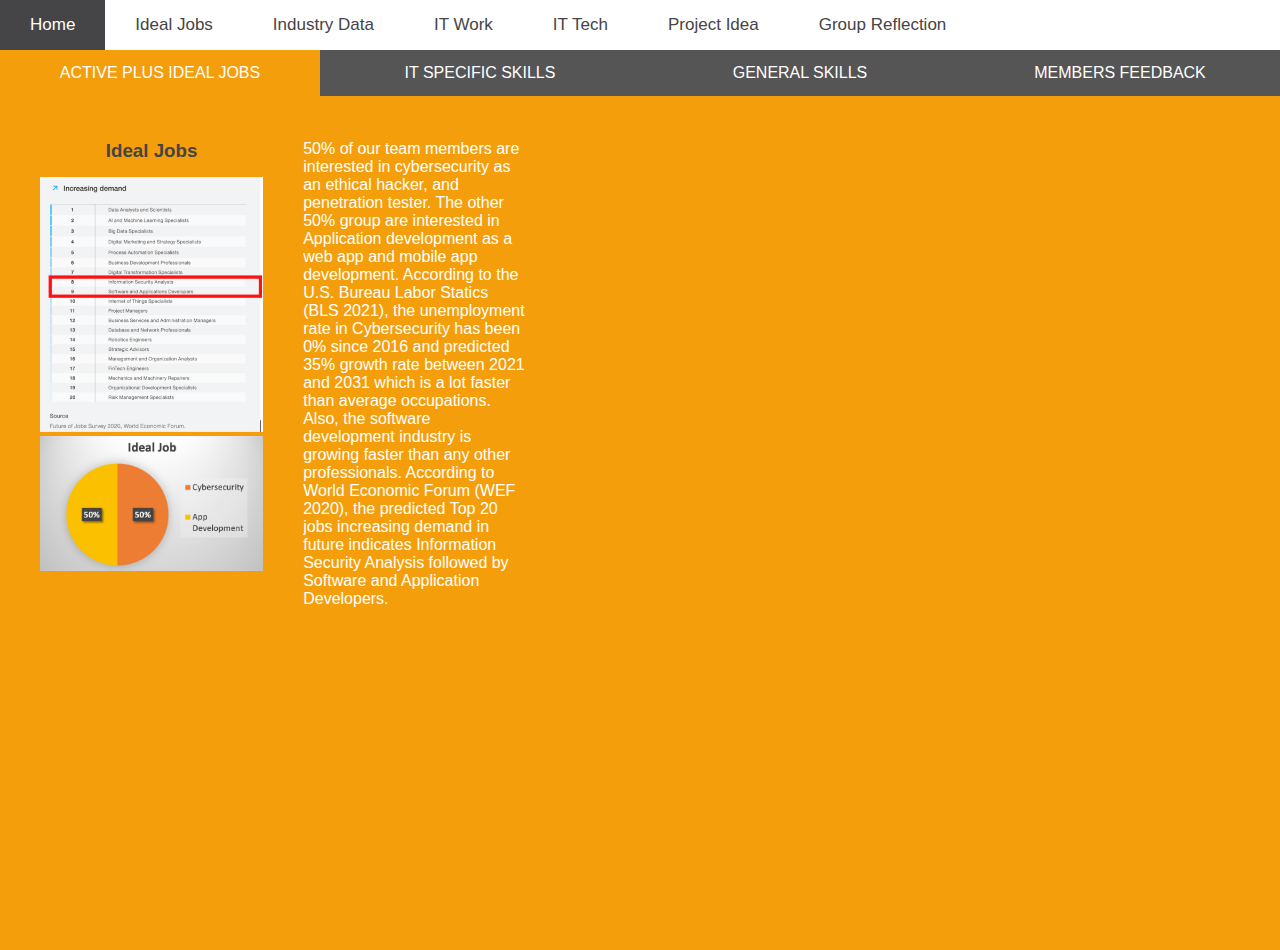
<file: Industry Data.html>
<!DOCTYPE html>
<html lang="en">
    <head>
        <meta charset="utf-8">
        <title>IIT A3 Active Plus</title>
        <link rel="stylesheet" type="text/css" href="Industry Data.css">
        <link href="https://fonts.googleapis.com./css?family=Poppins:600&display=swap" rel="stylesheet">
        <meta name="viewport" content="width=device-width, initial-scale=1">
    </head>
    <body>
        <div class="container">
            <div class="topnav">
              <a href="index.html"> Home</a>
              <a href="ideal_jobs.html"> Ideal Jobs</a>
              <a href="Industry Data.html"> Industry Data</a>
              <a href="IT Work.html"> IT Work </a>
              <a href="it_tech.html"> IT Tech </a>
              <a href="Project Idea.html"> Project Idea </a>
              <a href="feedback.html"> Group Reflection </a>
            </div>
        </div>
       <button class="tablink" onclick="openPage('Active_Plus', this, '#F59E0B')"id="defaultOpen">ACTIVE PLUS IDEAL JOBS</button>
       <button class="tablink" onclick="openPage('IT_SKILLS', this, '#e76a7f')">IT SPECIFIC SKILLS</button>
       <button class="tablink" onclick="openPage('GENERAL_SKILL', this, '#AC87FF')">GENERAL SKILLS</button>
       <button class="tablink" onclick="openPage('FEEDBACK', this, '#2DD4BF')">MEMBERS FEEDBACK</button>
    
       <div id="Active_Plus" class="tabcontent">
        <div class="container1">
          <div class="box">
            <h3>Ideal Jobs</h3>
            <img src="future_job.png" alt="data" style="width:100%">
            <img src="industry1.png" alt="ideal_jobs" style="width:100%">
          </div>
          
          <div class="box">
            <p>50% of our team members are interested in cybersecurity as an ethical hacker, and penetration tester. The other 50% group are interested in Application development as a web app and mobile app development.  
                According to the U.S. Bureau Labor Statics (BLS 2021), the unemployment rate in Cybersecurity has been 0% since 2016 and predicted 35% growth rate between 2021 and 2031 which is a lot faster than average occupations. 
                Also, the software development industry is growing faster than any other professionals.   
                According to World Economic Forum (WEF 2020), the predicted Top 20 jobs increasing demand in future indicates Information Security Analysis followed by Software and Application Developers.  
            </p>
          </div>
        </div>
      </div>

    <div id="IT_SKILLS" class="tabcontent">
        <div class="container1">
          <div class="box">
            <h3>Application Developer</h3>
            <img src="app.dev.skills.png" alt="app dev skills" style="width:100%">
            <p>Programming Languages</p>
            <p> Application Developers require the knowledge of Programming Languages such as React Native, Swift, Kotlin and Go. </p>
            <p> Application Proframming Interfaces (API), User Experience (UX) Designing and User Interface (UI) Designing</p>
          </div>
          <div class="box">
            <h3>Cybersecurity</h3>
            <img src="hacker.skills.png" alt="hacking skills" style="width:100%">
            <p> Ethical Hacker and Penetration Tester require Programming Languages as well. However the details are different. Cybersecurity officers expect to know Ruby, Bash, JS, Java and Python.</p>
            <p>Certificates that related to the skills, such as Certified Network Defender and Certified Ethical Hacking.</p>
            <p>Cybersecurity officers must be familiar with Linux Kali and Bash (shell) as well as networking and Database Management.</p>
          </div>
          <div class="box">
            <h3>Similarities</h3>
            <p>Programming Languages - Java, JavaScript, Python</p>
            <p>Knowledge of Cloud Computing - Azure, AWS, Google</p>  
            <p>Coding Languages - C++, C#, HTML, CSS</p>
          </div>
          <div class="box">
            <h3>Differences</h3>
            <p>Hosting System</p>
            <p>UX and UI Design</p>  
            <p>Knowledge of Hardware - CPU, Data Storage, IoT</p>
            <p> Libraries in Python - NMap, Scapy</p>
          </div>
        
        </div>
    </div>
     <div id="GENERAL_SKILL" class="tabcontent">
        <div class="container1">
            <div class="box">
              <h3>Application Developer</h3>
              <img src="app.dev.skills.png" alt="app dev skills" style="width:100%">
              <p>Business Analysis </p>
              <p>Visual Effects - Design, Colors, Font style</p>
              <p>Scrum Management</p>
              <p>Product Mamagement</p>
            </div>
            <div class="box">
              <h3>Cybersecurity</h3>
              <img src="hacker.skills.png" alt="hacking skills" style="width:100%">
              <p>Organization security policies </p>
              <p>Cybersecurity Laws and Regulations</p>
              <p>Ability to learn and adopt</p>
            </div>
            <div class="box">
              <h3>Comparison Diagramcom</h3>
              <img src="comparison.skills.png" alt="comparison skills" style="width:100%">
             
            </div>
            <div class="box">
              <h3>Differences</h3>
              <p>Application Developers - collaborate more than Cybersecurity </p>
              <p>Often Cybersecurity officers need to work long hours without losing the productivities.</p>  

              <h3>Similarities</h3>
              <p>Good problem solving skills/p>
              <p>Good communication skills</p>  
            </div>
        </div>
     </div>

     

      <div id="FEEDBACK" class="tabcontent">
        <div class="container1">
          <div class="box">
            <h3>Minnie</h3>
            <p>Cybersecurity is rapidly growing and will grow more in the future. 
                Ethical hackers are intelligent individuals with excellent computer skills, along with the ability to create and explore the computer software which required many years of training and studying. 
                The markets need ethical hackers more as the data size grows and expand virtual world. 
                Therefore, I believe I am at the right place at the right time to start new career.  </p>
          </div>
          <div class="box">
            <h3>Niroshini</h3>  
            <p>I believe there is always a need for web developers as online platforms increase. 
                Moreover, coding is something I indeed like it. 
                So, learning the relevant skills will help me to achieve my ideal job.   </p>  
          </div> 
          <div class="box">
            <h3>Travis </h3>
            <p>There is a gap in the market for Cyber security professionals and believe completing the right qualifications will make it easier to get into the industry.  </p>
          </div>
          <div class="box">
            <h3>Yumna </h3>
            <p>Mobile app developers and software developers are in high demand these days, thus far, throughout my work experience in a project, 
                I have enjoyed exploring HTML and CSS as well as some new IT applications and I see a bright future in this field, so I want to keep this as my ideal job.  </p>
          </div>
        </div>
      </div>

       <script>
       function openPage(pageName,elmnt,color) {
         var i, tabcontent, tablinks;
         tabcontent = document.getElementsByClassName("tabcontent");
         for (i = 0; i < tabcontent.length; i++) {
           tabcontent[i].style.display = "none";
         }
         tablinks = document.getElementsByClassName("tablink");
         for (i = 0; i < tablinks.length; i++) {
           tablinks[i].style.backgroundColor = "";
         }
         document.getElementById(pageName).style.display = "block";
         elmnt.style.backgroundColor = color;
       }

       // Get the element with id="defaultOpen" and click on it
       document.getElementById("defaultOpen").click();
       </script>

    </body>
</html>
</file>
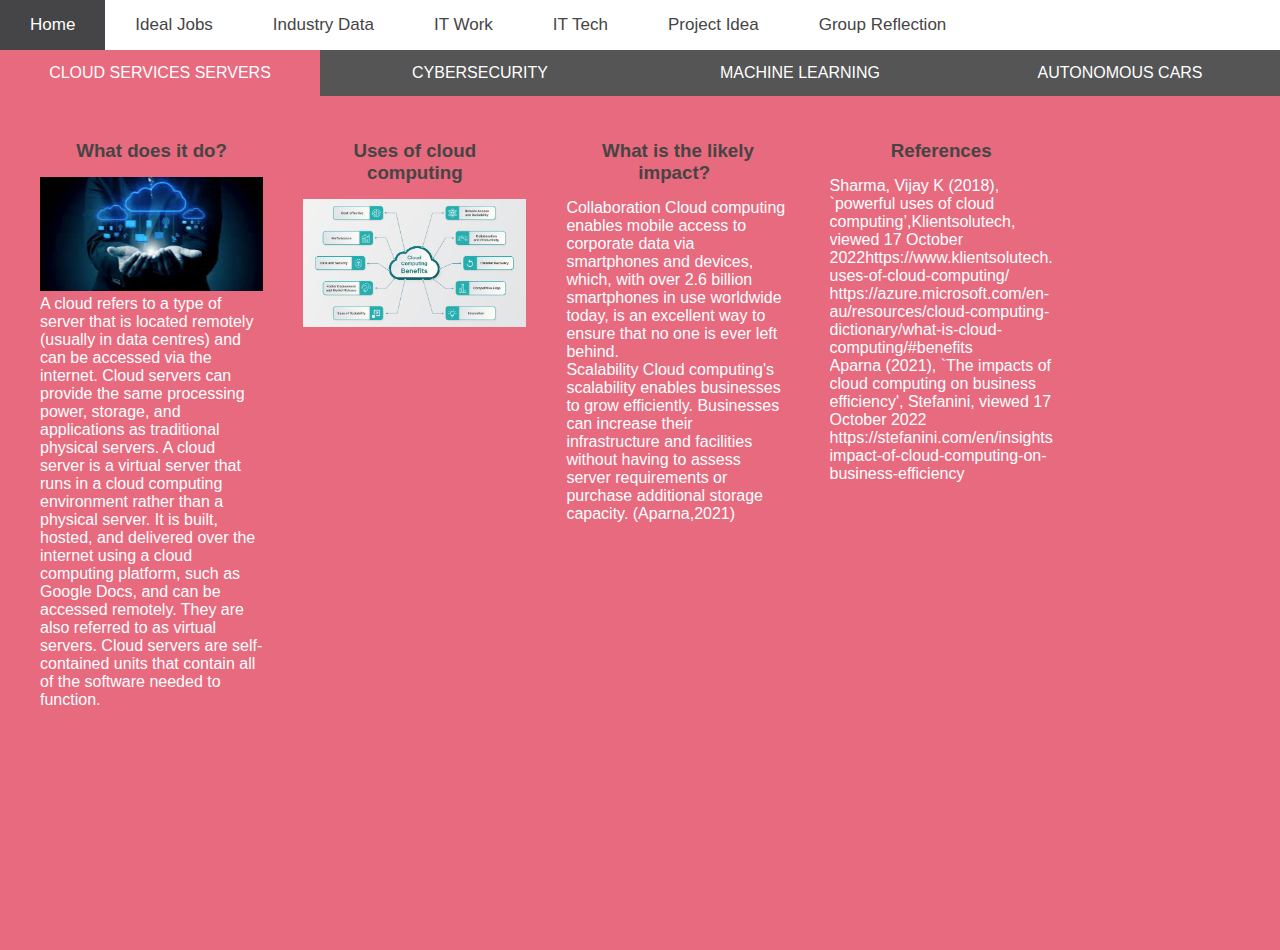
<file: it_tech.html>
<!DOCTYPE html>
<html lang="en">
    <head>
        <meta charset="utf-8">
        <title>OOT A3 - IT Tech</title>
        <link rel="stylesheet" type="text/css" href="it_tech.css">
        <link href="https://fonts.googleapis.com./css?family=Poppins:600&display=swap" rel="stylesheet">
        <meta name="viewport" content="width=device-width, initial-scale=1">
    </head>
    <body>
        <div class="container">
            <div class="topnav">
              <a href="index.html"> Home</a>
              <a href="ideal_jobs.html"> Ideal Jobs</a>
              <a href="Industry Data.html"> Industry Data</a>
              <a href="IT Work.html"> IT Work </a>
              <a href="it_tech.html"> IT Tech </a>
              <a href="Project Idea.html"> Project Idea </a>
              <a href="Feedback.html"> Group Reflection </a>
            </div>
        </div>

       <button class="tablink" onclick="openPage('CLOUD_SERVICES_SERVERS', this, '#e76a7f')"id="defaultOpen">CLOUD SERVICES SERVERS</button>
       <button class="tablink" onclick="openPage('CYBERSECURITY', this, '#AC87FF')">CYBERSECURITY</button>
       <button class="tablink" onclick="openPage('MACHINE_LEARNING', this, '#F59E0B')">MACHINE LEARNING</button>
       <button class="tablink" onclick="openPage('AUTONOMOUS_CARS', this, '#2DD4BF')">AUTONOMOUS CARS</button>

    <div id="CLOUD_SERVICES_SERVERS" class="tabcontent">
        <div class="container1">
          <div class="box">
            <h3>What does it do?</h3>
            <img src="cloud.png" alt="ML" style="width:100%">
            <p>A cloud refers to a type of server that is located remotely (usually in data centres) and can be accessed via the internet. 
              Cloud servers can provide the same processing power, storage, and applications as traditional physical servers. 
              A cloud server is a virtual server that runs in a cloud computing environment rather than a physical server. 
              It is built, hosted, and delivered over the internet using a cloud computing platform, such as Google Docs, and can be accessed remotely. 
              They are also referred to as virtual servers. 
              Cloud servers are self-contained units that contain all of the software needed to function.  </p>
          </div>
          <div class="box">
            <h3>Uses of cloud computing </h3>
            <img src="cloud_com.png" alt="ML" style="width:100%">
          </div>
          <div class="box">
            <h3>What is the likely impact?   </h3>
            <p>Collaboration 

              Cloud computing enables mobile access to corporate data via smartphones and devices, which, with over 2.6 billion smartphones in use worldwide today, is an excellent way to ensure that no one is ever left behind.   </p>
            <p>Scalability 

              Cloud computing's scalability enables businesses to grow efficiently. 
              Businesses can increase their infrastructure and facilities without having to assess server requirements or purchase additional storage capacity. (Aparna,2021)  </p>  
          </div>
          <div class="box">
            <h3>References </h3>
            <ul class="box-list">
              <li>Sharma, Vijay K (2018), `powerful uses of cloud computing’,Klientsolutech, viewed 17 October 2022https://www.klientsolutech.com/powerful-uses-of-cloud-computing/  
                https://azure.microsoft.com/en-au/resources/cloud-computing-dictionary/what-is-cloud-computing/#benefits   </li>
              <li>Aparna (2021), `The impacts of cloud computing on business efficiency', Stefanini, viewed 17 October 2022 https://stefanini.com/en/insights/articles/the-impact-of-cloud-computing-on-business-efficiency   </li>
            </ul>
          </div>
        </div>
    </div>
     <div id="CYBERSECURITY" class="tabcontent">
        <div class="container1">
            <h3>This task was completed by a member who is no longer with Active + </h3>
        </div>
     </div>

     <div id="MACHINE_LEARNING" class="tabcontent">
        <div class="container1">
          <div class="box">
            <h3>Introduction</h3>
            <img src="ML.png" alt="ML" style="width:100%">
            <p>In today's world, due to technological advancements, machine learning is possible because everything is online.
               This generates a vast amount of data, which is a key to the analysis. ML technology mainly uses in business for predictive analysis,
               knowledge extraction, Image recognition, behavioural analysis, and recommender systems. Furthermore, the memory handling capabilities
               of computers have increased, which helps them to process a considerable amount of data without delay. Moreover, computers have great competent powers.
               ML technology is used in many sectors such as health care, fraud detection, transportation, e-commerce, gaming, chatbots etc.  .</p>
          </div>
          <div class="box">
            <h3>What is Machine Learning?</h3>
            <p>Machine learning is a part of artificial intelligence, and it uses different self-learning algorithms that derive knowledge from data to predict outcomes.
              In other words, computers can also learn from past experiences like humans. However, for computers, experiences are just data for them (Simplilearn 2022).  
              There are ways in which machines can learn.</p>
            <p>Supervised learning:  
              This is where the machine learns under guidance. It means explicitly training the machine, what is an input and what is an output.
              This is done through feeding the machine learning algorithms (Simplilearn 2022). </p>
            <p>Unsupervised learning: 
              Independently done by the machine, through learning unlabelled data.
              The trained models learn from the data, discover the patterns and features, and return the output (Simplilearn 2022). </p>
            <p>Reinforcement learning: 
              There is no pre-defined data involved. The machine learns and works based on the feedback given to the machine (Simplilearn 2022).  </p>
          </div>

          <div class="box">
            <h3>Examples of Machine Learning</h3>
            <p>Computer Vision</p>

            <p> Computer vision is part of AI and involves identifying objects in images and videos.
                  With the advancement of ML, the error rate has now lowered to just 3%. Besides the better accuracy, there would be time-saving in performing some tasks.
                  For instance, it would not be possible to classify the 100,000 pictures of dogs in a few minutes, but computer vision has great potential, and its uses in the medical field and airport security. (The 365 team. 2022)</p>

            <p>Focused Personalization  </p>
            <p>The latest ML advancement involves knowing target markets and their preferences.
              Hence, the increased accuracy of a model in businesses can measure their products and services based on exact needs using recommender systems and algorithms.  
              Ever considered how Netflix recommends the shows and Spotify plays your favourite songs?
              Machine learning is behind all these evolutions. (The 365 team. 2022) </p>

            <p>Improved Internet Search  </p>
            <p>Machine learning enhances the performance and results of the search engine by analysing past data.
              Google algorithms continue learning and getting better at returning relevant results with many google searches that have been registered.
              Google search is one of the ML development these days. (The 365 team. 2022) </p>

            <p>Chatbots   </p>
              <p>Chatbot technologies are an ongoing business trend globally, enhancing customer support and marketing. (The 365 team. 2022)  </p>
            
            <p>Transportation System </p> 
            <p>Over recent years, we have all experienced and been amazed by the developments in the transportation system. All these are possible through machine learning technology. 
              This technique explores the crashes, traffic, environmental aspects, intricate relations of road, and so on. (The 365 team. 2022)  
              Moreover, many aviation and logistic companies are adopting this tech to increase efficiency, safety, and accuracy of arrival time. </p>
          </div>
          <div class="box">
            <h3>What is the likely impact? </h3>
            <p>Machine learning is transforming the world in many fields, including healthcare services, agriculture, education, transport, food, banks, entertainment, etc. 
              Technologies like IoT and cloud computing are all growing implementations of ML. ML offers potential value to companies trying to leverage big data for customer satisfaction. 
              Although ML technology has impacted the workforce is impressive. There would be expecting changes in some fields, such as:  </p>

            <p>Health care:</p> 
            <p>It simplifies administrative methodologies in hospitals and medical treatments and treats infectious diseases. It can affect hospitals and health systems in enhancing efficiency while lowering the value of care. 
              This technology in the medical field will not wholly substitute humans.   </p>
              
            <p>Agriculture:</p> 
            <p>ML technology assures that the crop is top-quality and takes less time. The ML algorithms check soil conditions and predict the quality of products. It can cut labour by doing all the fieldwork itself.  </p>  
               
            <p>Robotics:</p> 
            <p>A machine learning algorithm is used in designing the software of the robots. 
              Using AI in hospitals, Age care, Military, hotels, restaurants, airports, and retail for customer interaction can cut the labour force of humans.   </p>
            
            <p>Automotive Industry:</p>
            <p>The car manufacturers are working on creating the fully autonomous vehicle. Machine learning is one of the leading technologies that can help to turn this innovation into reality.  </p>
              
            <p>Manufacturing sector:</p> 
            <p>Adopting ML technology for business operations can reduce costs, improve quality control, and enhance supply chain management. The future of employment will be at risk as ML can do more complex tasks efficiently than humans. All the jobs will be taken by the algorithm and replaced with machines and automation software. With this technology, some industries have already started reducing human intervention. However, in the next few years, some jobs will disappear, such as drivers, customer service jobs, cashiers, accountants, bookkeepers, bank tellers, financial advisers, farmers, manufacturing workers, dispatchers, servers, construction workers, movie stars and more. 
              Instead of eliminating the need for human labour, ML disruptions will redirect job demand. However, people will have to retrain and learn new skills in their jobs. </p>
          </div>
          <div class="box">
            <h3>References</h3>
            <ul class="box-list">
              <li>Simplilearn (2022) ‘What Is Machine Learning?’, accessed 7 Oct 2022. https://www.youtube.com/watch?v=ukzFI9rgwfU </li>
              <li>The 365 Team (2022) ‘What Is the Future of Machine Learning?’, accessed 7 Oct 2022. https://365datascience.com/trending/future-of-machine-learning/ </li>
              <li>(TechVidvan)- https://techvidvan.com/tutorials/future-of-machine-learning/ </li>
              <li>(The-Tech-Trend)- https://the-tech-trend.com/wp-content/uploads/2021/09/machine-learning-technologies.jpg </li>
            </ul>
            
          </div>
        </div>
      </div>

      <div id="AUTONOMOUS_CARS" class="tabcontent">
        <div class="container1">
          <div class="box">
            <h3>What does it do?</h3>
            <img src="car.png" alt="" style="width:100%">
            <p>An autonomous vehicle is a vehicle that does not need any external input from a user in order to carry out its normal duties. 
              Now there aren’t just autonomous and non-autonomous vehicle, there are six level of automation existing today. 
              Level 0 – 2 primarily controlled by a human user whereas
              3 – 5 is controlled by the system put in place. (Synopsys 2022) elaborates on the six levels of autonomy.  </p>
          </div>
          <div class="box">
            <h3>6 levels of autonomy</h3>  
            <img src="6levels.png" alt="" style="width:100%"> 
              <ul> 0 Complete manual control of the vehicle with minor features  </ul>
                <ul> 1 Driver assistance providing braking, acceleration OR steering support  </ul>
                <ul>2 Partial Automation which has both steering AND brakes / acceleration  </ul>
                <ul> 3 Conditional automation, vehicle can detect environment, requires conditions to be driver-less, human input still required  </ul>
                <ul>4 High automation, all driving tasks are performed by the vehicle under specific circumstances. Interaction from the human is optional.  </ul>
                <ul>5 Full automation, the vehicle performs all driving tasks, no human intervention is required.  </ul>
          </div> 
          <div class="box">
            <h3>When will we have Full autonomy?  </h3>
            <p>At this stage, vehicles are at level 2 autonomy, meaning that the human is still primarily in control. The main reason for this is the security risk, that being a cybersecurity risk. 
              For an autonomous vehicle to seamlessly integrate into society, it will need to be able to communicate with other systems in the environment.  </p>
          </div>
        </div>
      </div>

       <script>
       function openPage(pageName,elmnt,color) {
         var i, tabcontent, tablinks;
         tabcontent = document.getElementsByClassName("tabcontent");
         for (i = 0; i < tabcontent.length; i++) {
           tabcontent[i].style.display = "none";
         }
         tablinks = document.getElementsByClassName("tablink");
         for (i = 0; i < tablinks.length; i++) {
           tablinks[i].style.backgroundColor = "";
         }
         document.getElementById(pageName).style.display = "block";
         elmnt.style.backgroundColor = color;
       }

       // Get the element with id="defaultOpen" and click on it
       document.getElementById("defaultOpen").click();
       </script>

    </body>
</html>
</file>
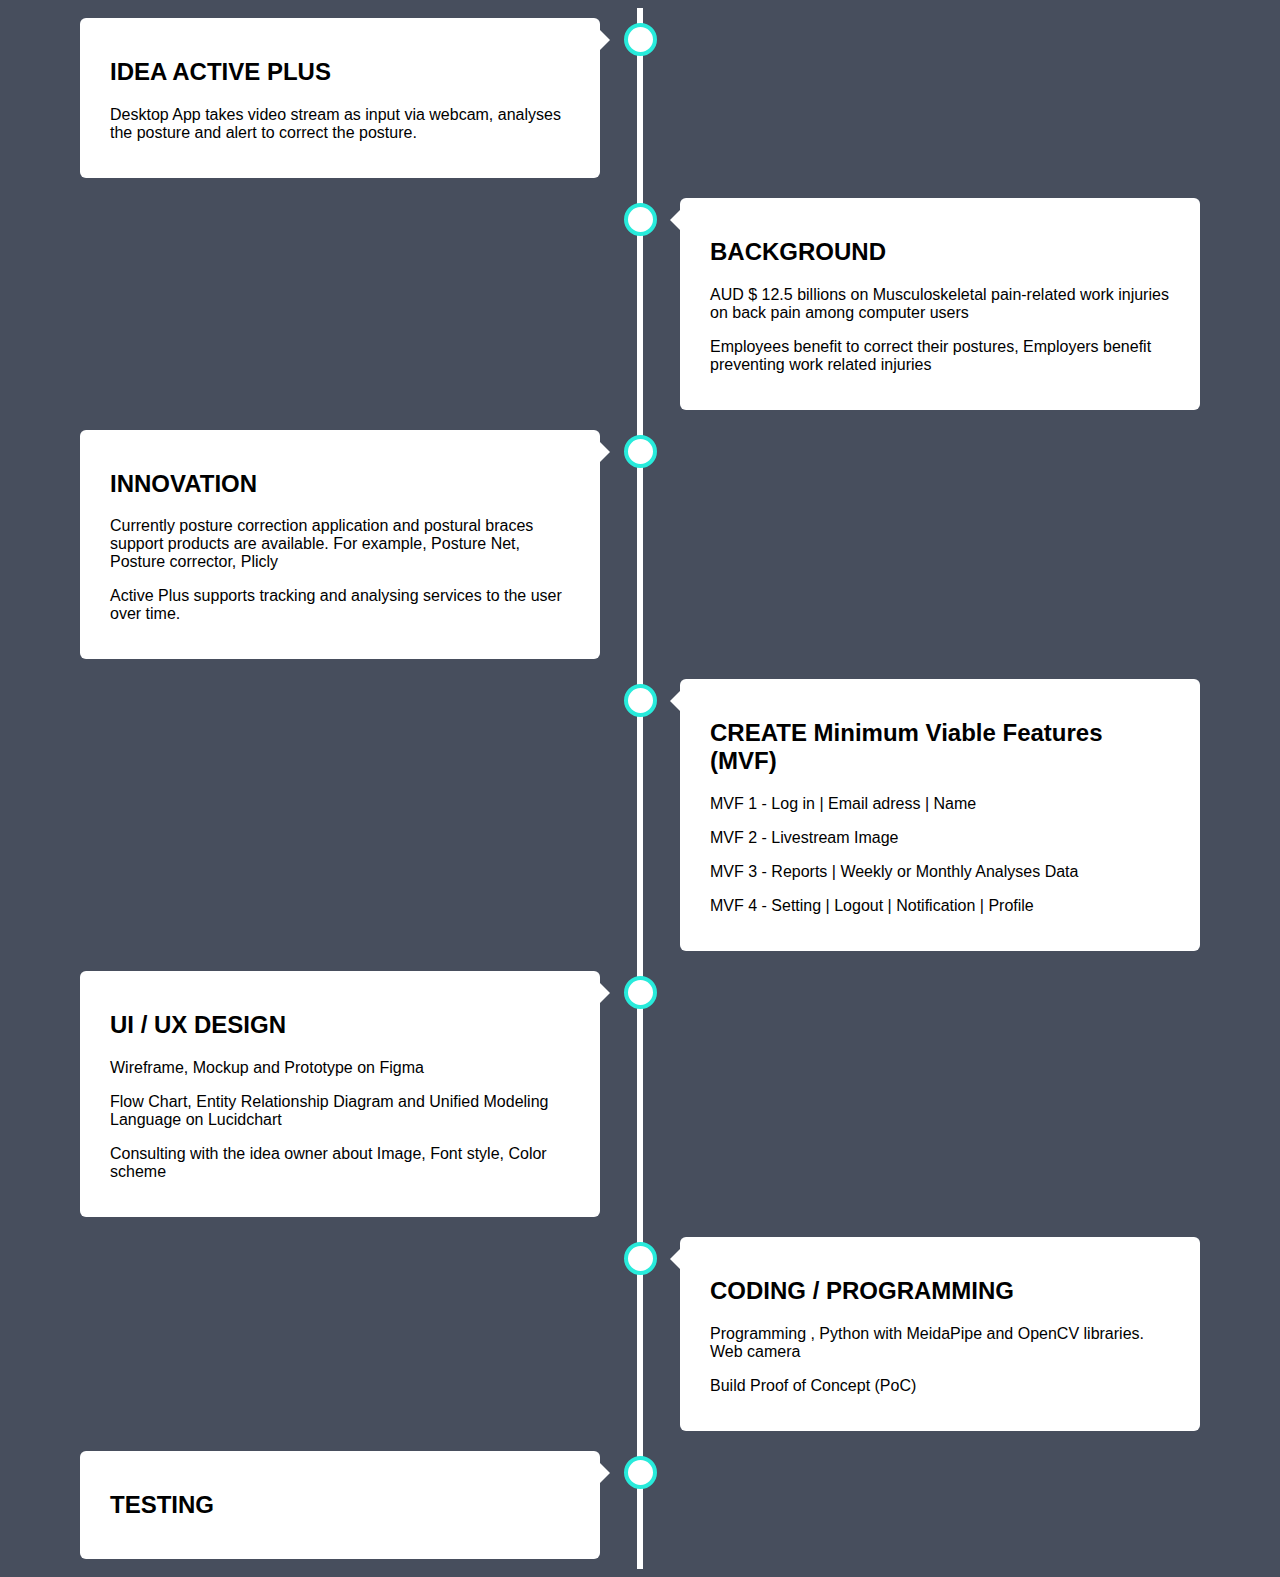
<file: timeline.html>
<!DOCTYPE html>
<html>
<head>
<meta name="viewport" content="width=device-width, initial-scale=1.0">
<style>
* {
  box-sizing: border-box;
}

body {
  background-color: #474e5d;
  font-family: Helvetica, sans-serif;
}

/* The actual timeline (the vertical ruler) */
.timeline {
  position: relative;
  max-width: 1200px;
  margin: 0 auto;
}

/* The actual timeline (the vertical ruler) */
.timeline::after {
  content: '';
  position: absolute;
  width: 6px;
  background-color: white;
  top: 0;
  bottom: 0;
  left: 50%;
  margin-left: -3px;
}

/* Container around content */
.container {
  padding: 10px 40px;
  position: relative;
  background-color: inherit;
  width: 50%;
}

/* The circles on the timeline */
.container::after {
  content: '';
  position: absolute;
  width: 25px;
  height: 25px;
  right: -17px;
  background-color: white;
  border: 4px solid #28ebdb;
  top: 15px;
  border-radius: 50%;
  z-index: 1;
}

/* Place the container to the left */
.left {
  left: 0;
}

/* Place the container to the right */
.right {
  left: 50%;
}

/* Add arrows to the left container (pointing right) */
.left::before {
  content: " ";
  height: 0;
  position: absolute;
  top: 22px;
  width: 0;
  z-index: 1;
  right: 30px;
  border: medium solid white;
  border-width: 10px 0 10px 10px;
  border-color: transparent transparent transparent white;
}

/* Add arrows to the right container (pointing left) */
.right::before {
  content: " ";
  height: 0;
  position: absolute;
  top: 22px;
  width: 0;
  z-index: 1;
  left: 30px;
  border: medium solid white;
  border-width: 10px 10px 10px 0;
  border-color: transparent white transparent transparent;
}

/* Fix the circle for containers on the right side */
.right::after {
  left: -16px;
}

/* The actual content */
.content {
  padding: 20px 30px;
  background-color: white;
  position: relative;
  border-radius: 6px;
}

/* Media queries - Responsive timeline on screens less than 600px wide */
@media screen and (max-width: 600px) {
  /* Place the timelime to the left */
  .timeline::after {
  left: 31px;
  }
  
  /* Full-width containers */
  .container {
  width: 100%;
  padding-left: 70px;
  padding-right: 25px;
  }
  
  /* Make sure that all arrows are pointing leftwards */
  .container::before {
  left: 60px;
  border: medium solid white;
  border-width: 10px 10px 10px 0;
  border-color: transparent white transparent transparent;
  }

  /* Make sure all circles are at the same spot */
  .left::after, .right::after {
  left: 15px;
  }
  
  /* Make all right containers behave like the left ones */
  .right {
  left: 0%;
  }
}
</style>
</head>
<body>

<div class="timeline">
  <div class="container left">
    <div class="content">
      <h2>IDEA   ACTIVE PLUS</h2>
      <p>Desktop App takes video stream as input via webcam, analyses the posture and alert to correct the posture.</p>
    </div>
  </div>
  <div class="container right">
    <div class="content">
      <h2>BACKGROUND</h2>
      <p>AUD $ 12.5 billions on Musculoskeletal pain-related work injuries on back pain among computer users</p>
      <p>Employees benefit to correct their postures, Employers benefit preventing work related injuries</p>
    </div>
  </div>
  <div class="container left">
    <div class="content">
      <h2>INNOVATION</h2>
      <p>Currently posture correction application and postural braces support products are available. For example, Posture Net, Posture corrector, Plicly</p>
      <p> Active Plus supports tracking and analysing services to the user over time.</p>
    </div>
  </div>
  <div class="container right">
    <div class="content">
      <h2>CREATE Minimum Viable Features (MVF)</h2>
      <p>MVF 1 - Log in | Email adress | Name </p>
      <p>MVF 2 - Livestream Image </p>
      <p>MVF 3 - Reports | Weekly or Monthly Analyses Data</p>
      <p>MVF 4 - Setting | Logout | Notification | Profile</p>
    </div>
  </div>
  <div class="container left">
    <div class="content">
      <h2>UI / UX DESIGN</h2>
      <p>Wireframe, Mockup and Prototype on Figma </p>
      <p>Flow Chart, Entity Relationship Diagram and Unified Modeling Language on Lucidchart</p>
      <p>Consulting with the idea owner about Image, Font style, Color scheme</p>
    </div>
  </div>
  <div class="container right">
    <div class="content">
      <h2>CODING / PROGRAMMING</h2>
      <p>Programming , Python with MeidaPipe and OpenCV libraries. Web camera</p>
      <p>Build Proof of Concept (PoC)</p>
    </div>
  </div>
  <div class="container left">
    <div class="content">
      <h2>TESTING</h2>
      <p> </p>
    </div>
  </div>
  
  
</div>

</body>
</html>
</file>
<file: Industry Data.css>
body, html {
    background: white;
    margin: 0;
    padding: 0;
    height: 100%
    }
    
    *{
        margin: 0;
        padding: 0;
        box-sizing: border-box;
        font-family: 'Poppins', sans-serif;
    }
    
    /* reference : w3shcools.com/howto */
    .topnav {
        overflow: hidden;
    }
    /* style the links inside of the topnav */
    .topnav a{
        float: left;
        color: #454446;
        text-align: center;
        padding: 15px 30px;
        text-decoration: none;
        font-size: 17px;
    }
    /* hover: change the color when mouse sits */
    .topnav a:hover {
        background-color: #454446;
        color: white;
    }
    .container{
        position: relative;
        width: 100%; 
        margin: 0px;
     }
    .container1 .box{
        position: relative;
        width: 18%;
        float: left;
        margin-left: 30px;
        margin-right: 30px;
        margin: 20px;
        margin-top: -10px;
        margin-bottom: 10px;
        box-sizing: border-box;
        overflow: hidden;
    }
    
    .box h3{
        text-align: center;
        border: 15px;
        margin-bottom: 15px;
        color: rgb(71, 68, 68);
    
    }
       * {box-sizing: border-box} 
       
       /* Style tab links */
       .tablink {
         background-color: #555;
         color: white;
         float: left;
         border: none;
         outline: none;
         cursor: pointer;
         padding: 14px 16px;
         font-size: 16px;
         width: 25%;
       }
       
       .tablink:hover {
         background-color: #777;
       }
       
       /* Style the tab content (and add height:100% for full page content) */
       .tabcontent {
         color: white;
         display: none;
         padding: 100px 20px;
         height: 100%;
       }
       
       #Active_Plus {background-color: #f59e0b}
       #IT_SKILLS {background-color: #e76a7f;}
       #GENERAL_SKILL {background-color: #ac87ff;}
       
       #FEEDBACK{background-color: #2dd4bf;}
</file>
<file: it_tech.css>
body, html {
    background: white;
    margin: 0;
    padding: 0;
    height: 100%
    }
    
    *{
        margin: 0;
        padding: 0;
        box-sizing: border-box;
        font-family: 'Poppins', sans-serif;
    }
    
    /* reference : w3shcools.com/howto */
    .topnav {
        overflow: hidden;
    }
    /* style the links inside of the topnav */
    .topnav a{
        float: left;
        color: #454446;
        text-align: center;
        padding: 15px 30px;
        text-decoration: none;
        font-size: 17px;
    }
    /* hover: change the color when mouse sits */
    .topnav a:hover {
        background-color: #454446;
        color: white;
    }
    .container{
        position: relative;
        width: 100%; 
        margin: 0px;
     }
    .container1 .box{
        position: relative;
        width: 18%;
        float: left;
        margin-left: 30px;
        margin-right: 30px;
        margin: 20px;
        margin-top: -10px;
        margin-bottom: 10px;
        box-sizing: border-box;
        overflow: hidden;
    }
    
    .box h3{
        text-align: center;
        border: 15px;
        margin-bottom: 15px;
        color: rgb(71, 68, 68);
    
    }
       * {box-sizing: border-box} 
       
       /* Style tab links */
       .tablink {
         background-color: #555;
         color: white;
         float: left;
         border: none;
         outline: none;
         cursor: pointer;
         padding: 14px 16px;
         font-size: 16px;
         width: 25%;
       }
       
       .tablink:hover {
         background-color: #777;
       }
       
       /* Style the tab content (and add height:100% for full page content) */
       .tabcontent {
         color: white;
         display: none;
         padding: 100px 20px;
         height: 100%;
       }
       
       #CLOUD_SERVICES_SERVERS {background-color: #e76a7f;}
       #CYBERSECURITY {background-color: #ac87ff;}
       #MACHINE_LEARNING {background-color: #f59e0b}
       #AUTONOMOUS_CARS{background-color: #2dd4bf;}
</file>
